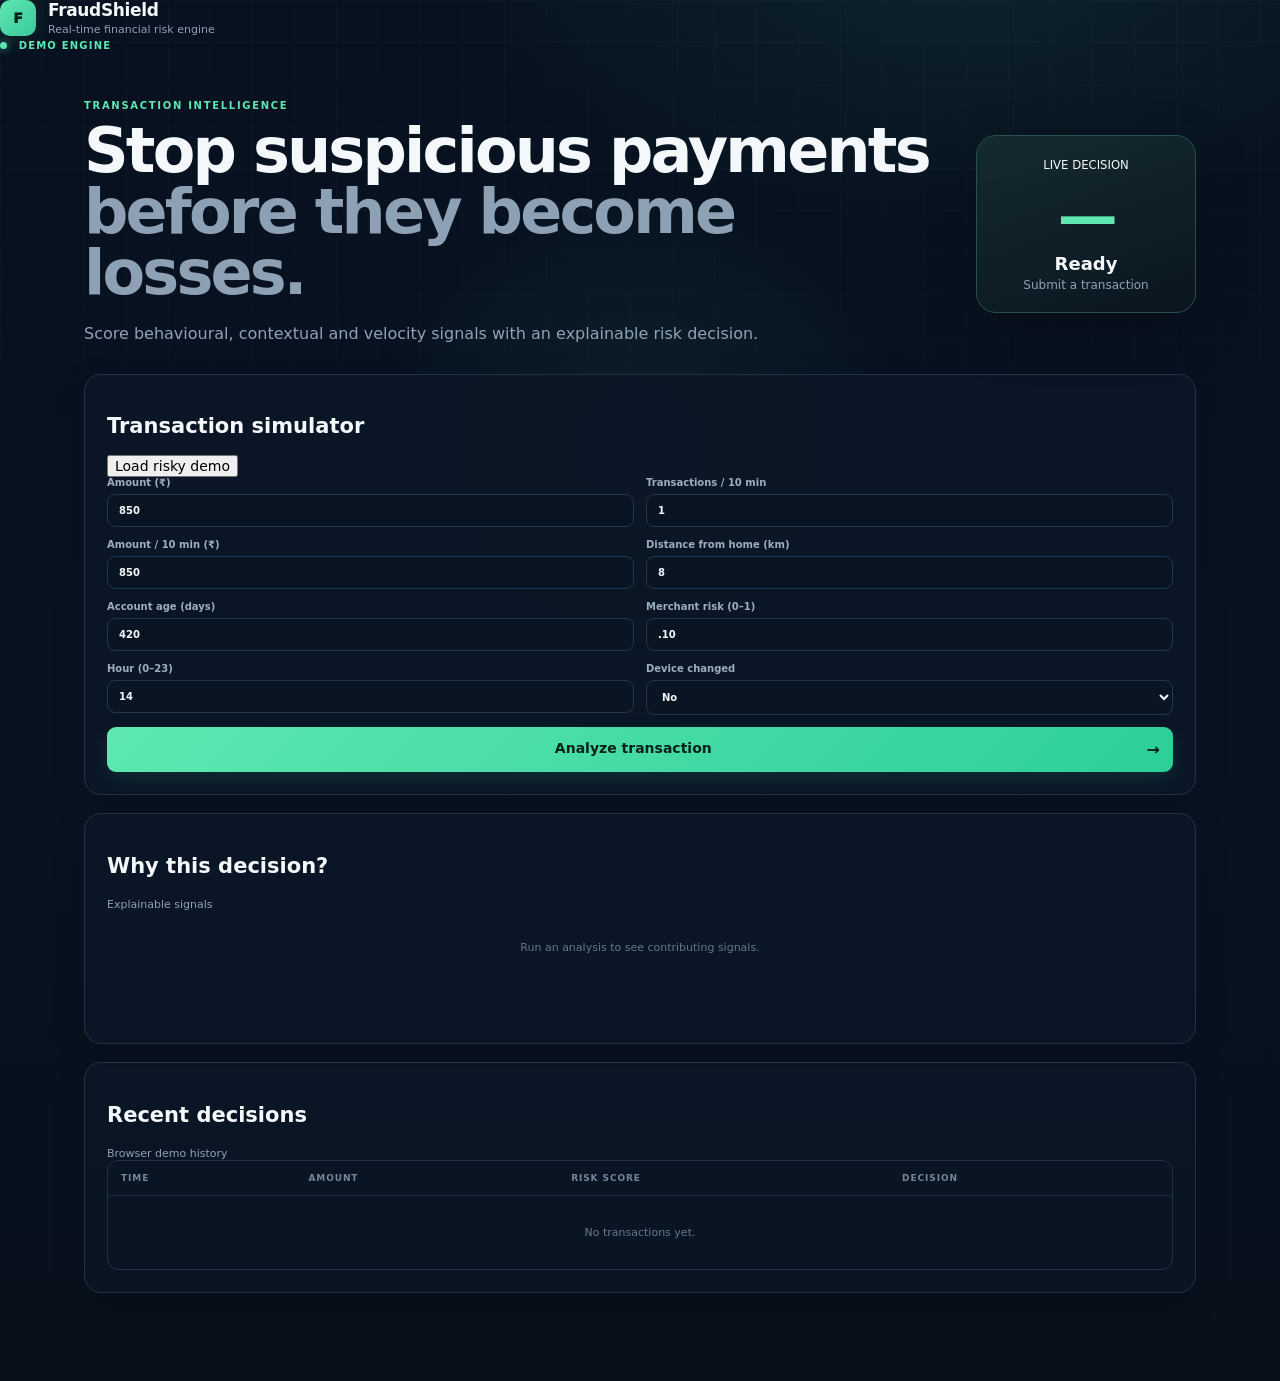
<file: index.html>
<!doctype html><html lang="en"><head><meta charset="utf-8"><meta name="viewport" content="width=device-width,initial-scale=1"><title>FraudShield — Real-Time Fraud Detection</title><link rel="stylesheet" href="static/styles.css"></head><body><header><div class="brand"><span class="logo">F</span><div><b>FraudShield</b><small>Real-time financial risk engine</small></div></div><span class="live"><i></i> DEMO ENGINE</span></header><main><section class="hero"><div><p class="eyebrow">TRANSACTION INTELLIGENCE</p><h1>Stop suspicious payments<br><span>before they become losses.</span></h1><p>Score behavioural, contextual and velocity signals with an explainable risk decision.</p></div><div class="score-card"><small>LIVE DECISION</small><div id="score">—</div><strong id="decision">Ready</strong><span id="risk">Submit a transaction</span></div></section><section class="grid"><div class="panel"><div class="panel-head"><h2>Transaction simulator</h2><button class="demo" onclick="loadDemo()">Load risky demo</button></div><form id="form"><div class="fields"><label>Amount (₹)<input name="amount" type="number" value="850" min="1"></label><label>Transactions / 10 min<input name="transactions_last_10m" type="number" value="1" min="0"></label><label>Amount / 10 min (₹)<input name="amount_last_10m" type="number" value="850" min="0"></label><label>Distance from home (km)<input name="distance_from_home_km" type="number" value="8" min="0"></label><label>Account age (days)<input name="account_age_days" type="number" value="420" min="1"></label><label>Merchant risk (0–1)<input name="merchant_risk" type="number" value=".10" min="0" max="1" step=".01"></label><label>Hour (0–23)<input name="hour" type="number" value="14" min="0" max="23"></label><label>Device changed<select name="new_device"><option value="false">No</option><option value="true">Yes</option></select></label></div><button class="analyze">Analyze transaction <span>→</span></button></form></div><div class="panel"><div class="panel-head"><h2>Why this decision?</h2><span class="muted">Explainable signals</span></div><div id="reasons" class="reasons"><div class="empty">Run an analysis to see contributing signals.</div></div><div id="bars"></div></div></section><section class="panel events"><div class="panel-head"><h2>Recent decisions</h2><span class="muted">Browser demo history</span></div><div class="table-wrap"><table><thead><tr><th>Time</th><th>Amount</th><th>Risk score</th><th>Decision</th></tr></thead><tbody id="events"><tr><td colspan="4" class="empty">No transactions yet.</td></tr></tbody></table></div></section></main><script src="static/demo.js"></script></body></html>
</file>
<file: static/styles.css>
:root{--bg:#07111f;--panel:#0c1726;--panel2:#101d2e;--line:#203149;--line2:#2b405b;--text:#f4f8fb;--muted:#8fa2b7;--accent:#5ee7b1;--accent2:#2ccf99;--warn:#f5c76b;--danger:#ff7180;--blue:#72a7ff;--shadow:0 18px 55px rgba(0,0,0,.24)}
*{box-sizing:border-box}
html{scroll-behavior:smooth}
body{margin:0;background:radial-gradient(900px 500px at 75% -5%,rgba(40,125,112,.18),transparent 60%),linear-gradient(180deg,#07111f,#081321 55%,#07101b);color:var(--text);font:14px Inter,ui-sans-serif,system-ui,-apple-system,BlinkMacSystemFont,"Segoe UI",sans-serif;min-height:100vh}
body:before{content:"";position:fixed;inset:0;pointer-events:none;background-image:linear-gradient(rgba(255,255,255,.018) 1px,transparent 1px),linear-gradient(90deg,rgba(255,255,255,.018) 1px,transparent 1px);background-size:42px 42px;mask-image:linear-gradient(to bottom,black,transparent 80%)}
button,input,select{font:inherit}
button{transition:.18s ease}
.topbar{height:74px;border-bottom:1px solid rgba(46,65,88,.7);display:flex;align-items:center;justify-content:space-between;padding:0 max(5vw,24px);background:rgba(6,15,27,.82);backdrop-filter:blur(16px);position:sticky;top:0;z-index:10}
.brand{display:flex;gap:12px;align-items:center}.brand b{display:block;font-size:17px;letter-spacing:-.02em}.brand small{color:var(--muted);font-size:11px}.logo{width:36px;height:36px;display:grid;place-items:center;background:linear-gradient(135deg,var(--accent),#39c99d);color:#062018;font-weight:950;border-radius:10px;box-shadow:0 0 24px rgba(94,231,177,.16)}
.top-actions{display:flex;gap:16px;align-items:center}.live{color:var(--accent);font-size:10px;font-weight:850;letter-spacing:.12em}.live i{display:inline-block;width:7px;height:7px;border-radius:50%;background:var(--accent);margin-right:7px;box-shadow:0 0 10px rgba(94,231,177,.8)}.env{border:1px solid var(--line2);border-radius:999px;padding:6px 9px;color:var(--muted);font-size:9px;font-weight:800;letter-spacing:.1em}
main{max-width:1240px;margin:auto;padding:48px max(5vw,24px) 70px}
.hero{display:flex;justify-content:space-between;gap:42px;align-items:center;margin-bottom:26px}.hero-copy{max-width:760px}.eyebrow,.section-kicker{color:var(--accent);font-size:10px;font-weight:900;letter-spacing:.17em;margin:0 0 10px}.hero h1{font-size:clamp(40px,5vw,62px);line-height:.98;letter-spacing:-.045em;margin:0 0 18px}.hero h1 span{color:#8da0b4}.hero p:not(.eyebrow){color:var(--muted);font-size:16px;line-height:1.65;max-width:680px;margin:0}.hero-meta{display:flex;gap:16px;flex-wrap:wrap;margin-top:18px;color:#b4c2d0;font-size:11px}
.score-card{width:220px;flex:none;text-align:center;background:linear-gradient(160deg,rgba(22,44,48,.95),rgba(10,22,33,.98));border:1px solid #285247;border-radius:20px;padding:20px 18px;box-shadow:var(--shadow)}.score-label{font-size:9px;color:var(--muted);font-weight:900;letter-spacing:.14em}.status-dot{display:inline-block;width:6px;height:6px;border-radius:50%;background:var(--accent);margin-right:5px}.score-card div#score{font-size:60px;line-height:1;font-weight:900;letter-spacing:-.06em;margin:14px 0 7px;color:var(--accent)}.score-card strong{display:block;font-size:18px}.score-card span:last-child{display:block;color:var(--muted);margin-top:4px;font-size:12px}
.overview{display:grid;grid-template-columns:repeat(4,1fr);gap:12px;margin-bottom:18px}.metric{display:flex;gap:12px;align-items:center;background:rgba(12,23,38,.75);border:1px solid var(--line);border-radius:13px;padding:14px 16px}.metric-icon{width:29px;height:29px;display:grid;place-items:center;border:1px solid var(--line2);border-radius:8px;color:var(--accent);font-size:9px;font-weight:900}.metric small{display:block;color:var(--muted);font-size:10px;margin-bottom:3px}.metric strong{font-size:16px}
.panel{background:rgba(12,23,38,.9);border:1px solid var(--line);border-radius:17px;padding:22px;margin-bottom:18px;box-shadow:0 10px 35px rgba(0,0,0,.12)}.section-heading{display:flex;align-items:center;justify-content:space-between;gap:18px;margin-bottom:20px}.section-heading h2{font-size:16px;margin:0 0 4px;letter-spacing:-.01em}.section-kicker{font-size:9px;margin-bottom:6px}.muted{color:var(--muted);font-size:11px}.secondary{background:#0b1725;border:1px solid var(--line2);color:#cfe0eb;padding:9px 12px;border-radius:9px;cursor:pointer;font-size:11px;font-weight:750;white-space:nowrap}.secondary:hover{border-color:#41607e;background:#102033;color:#fff}
.upload-panel{overflow:hidden}.dropzone{min-height:130px;border:1px dashed #34506d;border-radius:13px;background:linear-gradient(180deg,rgba(16,31,49,.72),rgba(10,21,34,.72));display:flex;flex-direction:column;align-items:center;justify-content:center;gap:7px;text-align:center;cursor:pointer;transition:.18s ease}.dropzone:hover{border-color:#4f789f;background:#0f2135}.dropzone input{display:none}.upload-icon{width:34px;height:34px;display:grid;place-items:center;border-radius:9px;background:#12352e;color:var(--accent);font-size:19px;font-weight:800}.drop-title{font-weight:800;font-size:13px}.drop-copy{font-size:10px;color:var(--muted)}
.analyze{width:100%;margin-top:12px;border:0;background:linear-gradient(135deg,var(--accent),var(--accent2));color:#052119;padding:13px;border-radius:9px;font-weight:900;cursor:pointer;box-shadow:0 8px 20px rgba(43,207,153,.12)}.analyze:hover{transform:translateY(-1px);filter:brightness(1.04)}.analyze span{float:right;font-size:16px}
.dataset-summary{margin:16px 0;padding:11px 13px;background:#0d1b2b;border:1px solid var(--line);border-radius:9px;color:#d9e3eb;min-height:18px;font-size:11px}.table-wrap{overflow:auto;border:1px solid var(--line);border-radius:11px}table{width:100%;border-collapse:collapse;min-width:620px}th,td{text-align:left;padding:12px 13px;border-bottom:1px solid rgba(32,49,73,.7);color:#cbd7e1}tr:last-child td{border-bottom:0}th{color:#72869c;font-size:9px;text-transform:uppercase;letter-spacing:.1em;background:#0a1523}tbody tr:hover{background:rgba(255,255,255,.018)}
.workspace{display:grid;grid-template-columns:1.05fr .95fr;gap:18px}.workspace .panel{margin-bottom:0}.subheading{font-size:10px;text-transform:uppercase;letter-spacing:.1em;color:#647c94;font-weight:900;border-top:1px solid var(--line);padding-top:16px;margin:16px 0 10px}.subheading:first-child{border-top:0;padding-top:0;margin-top:0}.fields{display:grid;grid-template-columns:1fr 1fr;gap:12px}label{color:#9cafc0;font-size:10px;font-weight:650}input,select{display:block;width:100%;margin-top:6px;background:#091522;border:1px solid #22364e;color:var(--text);padding:10px 11px;border-radius:8px;outline:none;transition:.15s}input:focus,select:focus{border-color:#4b8c79;box-shadow:0 0 0 3px rgba(94,231,177,.06)}select{cursor:pointer}.reasons{min-height:110px}.reason{padding:11px 12px;border-left:3px solid var(--warn);background:#0f1c2b;margin-bottom:8px;color:#d7e1e8;border-radius:0 8px 8px 0;font-size:11px;line-height:1.45}.signal-title{font-size:10px;text-transform:uppercase;letter-spacing:.1em;color:#647c94;font-weight:900;margin:20px 0 4px}.bar{margin:12px 0}.bar-top{display:flex;justify-content:space-between;color:#9aabba;font-size:10px}.track{height:6px;background:#1a2a3d;border-radius:10px;margin-top:6px;overflow:hidden}.fill{height:100%;background:linear-gradient(90deg,#36c995,var(--accent));border-radius:10px}.evidence{margin-top:13px}.evidence-card{background:#0d1a29;border:1px solid var(--line);border-radius:10px;padding:12px;color:#cbd7e1;font-size:11px}.empty{text-align:center;color:#64788d;padding:30px 10px;font-size:11px}.events{margin-top:18px}.compact{font-size:9px}
.pill{padding:5px 8px;border-radius:20px;font-size:9px;font-weight:900;letter-spacing:.04em}.ALLOW{background:#12372d;color:var(--accent)}.STEP-UP,.REVIEW{background:#3a3018;color:var(--warn)}.BLOCK{background:#3a1920;color:var(--danger)}
@media(max-width:900px){.hero{align-items:stretch}.workspace{grid-template-columns:1fr}.workspace .panel{margin-bottom:18px}.overview{grid-template-columns:1fr 1fr}}
@media(max-width:650px){.topbar{padding:0 16px}.env{display:none}main{padding:30px 16px 50px}.hero{display:block}.score-card{width:100%;margin-top:22px}.hero h1{font-size:42px}.overview{grid-template-columns:1fr 1fr}.section-heading{align-items:flex-start}.fields{grid-template-columns:1fr}.secondary{padding:8px}.metric{padding:12px}.hero-meta{gap:9px}}

:root{--layout-max:1240px;--cursor-x:50%;--cursor-y:50%}body{overflow-x:hidden}body:after{content:"";position:fixed;inset:0;pointer-events:none;background:radial-gradient(420px circle at var(--cursor-x) var(--cursor-y),rgba(94,231,177,.07),transparent 68%);z-index:0}main{position:relative;z-index:1;max-width:var(--layout-max);transition:max-width .55s cubic-bezier(.2,.7,.2,1)}.layout-bar{position:sticky;top:86px;z-index:8;display:flex;align-items:center;gap:18px;padding:10px 12px;margin:-22px 0 24px;background:rgba(8,19,33,.78);border:1px solid rgba(55,78,103,.7);border-radius:14px;backdrop-filter:blur(18px);box-shadow:0 12px 35px rgba(0,0,0,.16)}.layout-bar>div:first-child{margin-right:auto}.layout-kicker{display:block;color:var(--accent);font-size:8px;font-weight:900;letter-spacing:.16em}.layout-bar strong{font-size:12px}.layout-switcher{display:flex;gap:4px;background:#071321;border:1px solid var(--line);padding:4px;border-radius:10px}.layout-btn{border:0;background:transparent;color:#7890a7;padding:7px 10px;border-radius:7px;font-size:10px;font-weight:800;cursor:pointer}.layout-btn:hover{color:#dce9f1}.layout-btn.active{background:#173329;color:var(--accent);box-shadow:inset 0 0 0 1px rgba(94,231,177,.18)}.cursor-hint{font-size:9px;color:#637990;white-space:nowrap}.interactive-card{--mx:0px;--my:0px;transform:translate3d(var(--mx),var(--my),0);transition:transform .22s ease,box-shadow .3s ease,border-color .3s ease;will-change:transform}.interactive-card:hover{border-color:#31506b;box-shadow:0 20px 55px rgba(0,0,0,.2),0 0 0 1px rgba(94,231,177,.035)}[data-layout="focus"]{--layout-max:1080px}[data-layout="focus"] .workspace{grid-template-columns:.85fr 1.15fr}[data-layout="wide"]{--layout-max:1450px}[data-layout="wide"] .workspace{grid-template-columns:1fr 1fr}[data-layout="compact"]{--layout-max:1080px}[data-layout="compact"] .panel{padding:16px;border-radius:13px}[data-layout="compact"] .workspace{grid-template-columns:1fr 1fr;gap:12px}@media(max-width:900px){.layout-bar{top:78px;flex-wrap:wrap}.cursor-hint{display:none}.layout-bar>div:first-child{width:100%}.layout-switcher{width:100%}.layout-btn{flex:1}.interactive-card{transform:none!important}}@media(prefers-reduced-motion:reduce){.interactive-card{transform:none!important;transition:none}main{transition:none}}

body.modal-open{overflow:hidden}
.decision-modal{position:fixed;inset:0;z-index:1000;display:none;align-items:center;justify-content:center;padding:20px}
.decision-modal.show{display:flex}
.decision-backdrop{position:absolute;inset:0;background:rgba(2,8,16,.78);backdrop-filter:blur(9px);animation:decisionFade .18s ease}
.decision-dialog{position:relative;width:min(520px,100%);max-height:90vh;overflow:auto;background:linear-gradient(160deg,#102033,#091522);border:1px solid #2b405b;border-radius:22px;padding:30px;box-shadow:0 30px 90px rgba(0,0,0,.5);transform:translateY(12px) scale(.97);animation:decisionIn .22s ease forwards}
.decision-close{position:absolute;right:16px;top:14px;width:32px;height:32px;border:1px solid #29405a;border-radius:50%;background:#0b1725;color:#9cafc0;font-size:20px;cursor:pointer}
.decision-close:hover{color:#fff;border-color:#52708d}
.decision-icon{width:58px;height:58px;border-radius:16px;display:grid;place-items:center;font-size:30px;font-weight:950;margin-bottom:18px}
.decision-eyebrow{font-size:9px;font-weight:900;letter-spacing:.16em;color:#8fa2b7;margin-bottom:7px}
.decision-dialog h2{font-size:27px;letter-spacing:-.035em;margin:0 0 8px}
.decision-dialog>p{color:#9cafc0;line-height:1.55;margin:0 0 20px;font-size:12px}
.decision-score{display:flex;align-items:center;gap:12px;padding:15px 16px;background:#0a1624;border:1px solid #203149;border-radius:12px;margin-bottom:18px}
.decision-score span{color:#71869b;font-size:10px;text-transform:uppercase;letter-spacing:.1em;font-weight:800;margin-right:auto}
.decision-score strong{font-size:22px}
.decision-score b{font-size:9px;padding:5px 8px;border-radius:20px;background:#26364a;color:#d8e5ef}
.decision-label{font-size:9px;text-transform:uppercase;letter-spacing:.12em;color:#71869b;font-weight:900;margin-bottom:9px}
.decision-reasons{margin-bottom:16px}
.decision-reason{padding:9px 11px;background:#0d1a29;border:1px solid #1c2e43;border-radius:8px;color:#cbd7e1;font-size:11px;line-height:1.4;margin-bottom:6px}
.decision-action{padding:13px;background:#0d1a29;border:1px solid #203149;border-radius:10px;margin-bottom:18px}
.decision-action p{margin:0;color:#dce7ee;font-size:11px;line-height:1.5}
.decision-done{width:100%;border:0;border-radius:9px;padding:12px;font-weight:900;cursor:pointer;background:#dce7ee;color:#07111f}
.decision-done:hover{filter:brightness(1.08)}
.decision-modal.ALLOW .decision-icon{background:#12372d;color:var(--accent);box-shadow:0 0 30px rgba(94,231,177,.13)}
.decision-modal.ALLOW .decision-dialog{border-color:#285247}
.decision-modal.STEP-UP .decision-icon,.decision-modal.REVIEW .decision-icon{background:#3a3018;color:var(--warn)}
.decision-modal.BLOCK .decision-icon{background:#3a1920;color:var(--danger);box-shadow:0 0 30px rgba(255,113,128,.12)}
.decision-modal.BLOCK .decision-dialog{border-color:#61303a}
.decision-modal.ALLOW .decision-score strong{color:var(--accent)}
.decision-modal.STEP-UP .decision-score strong,.decision-modal.REVIEW .decision-score strong{color:var(--warn)}
.decision-modal.BLOCK .decision-score strong{color:var(--danger)}
@keyframes decisionFade{from{opacity:0}to{opacity:1}}
@keyframes decisionIn{to{transform:translateY(0) scale(1)}}
@media(max-width:600px){.decision-dialog{padding:24px 20px;border-radius:18px}.decision-dialog h2{font-size:23px}}
</file>
